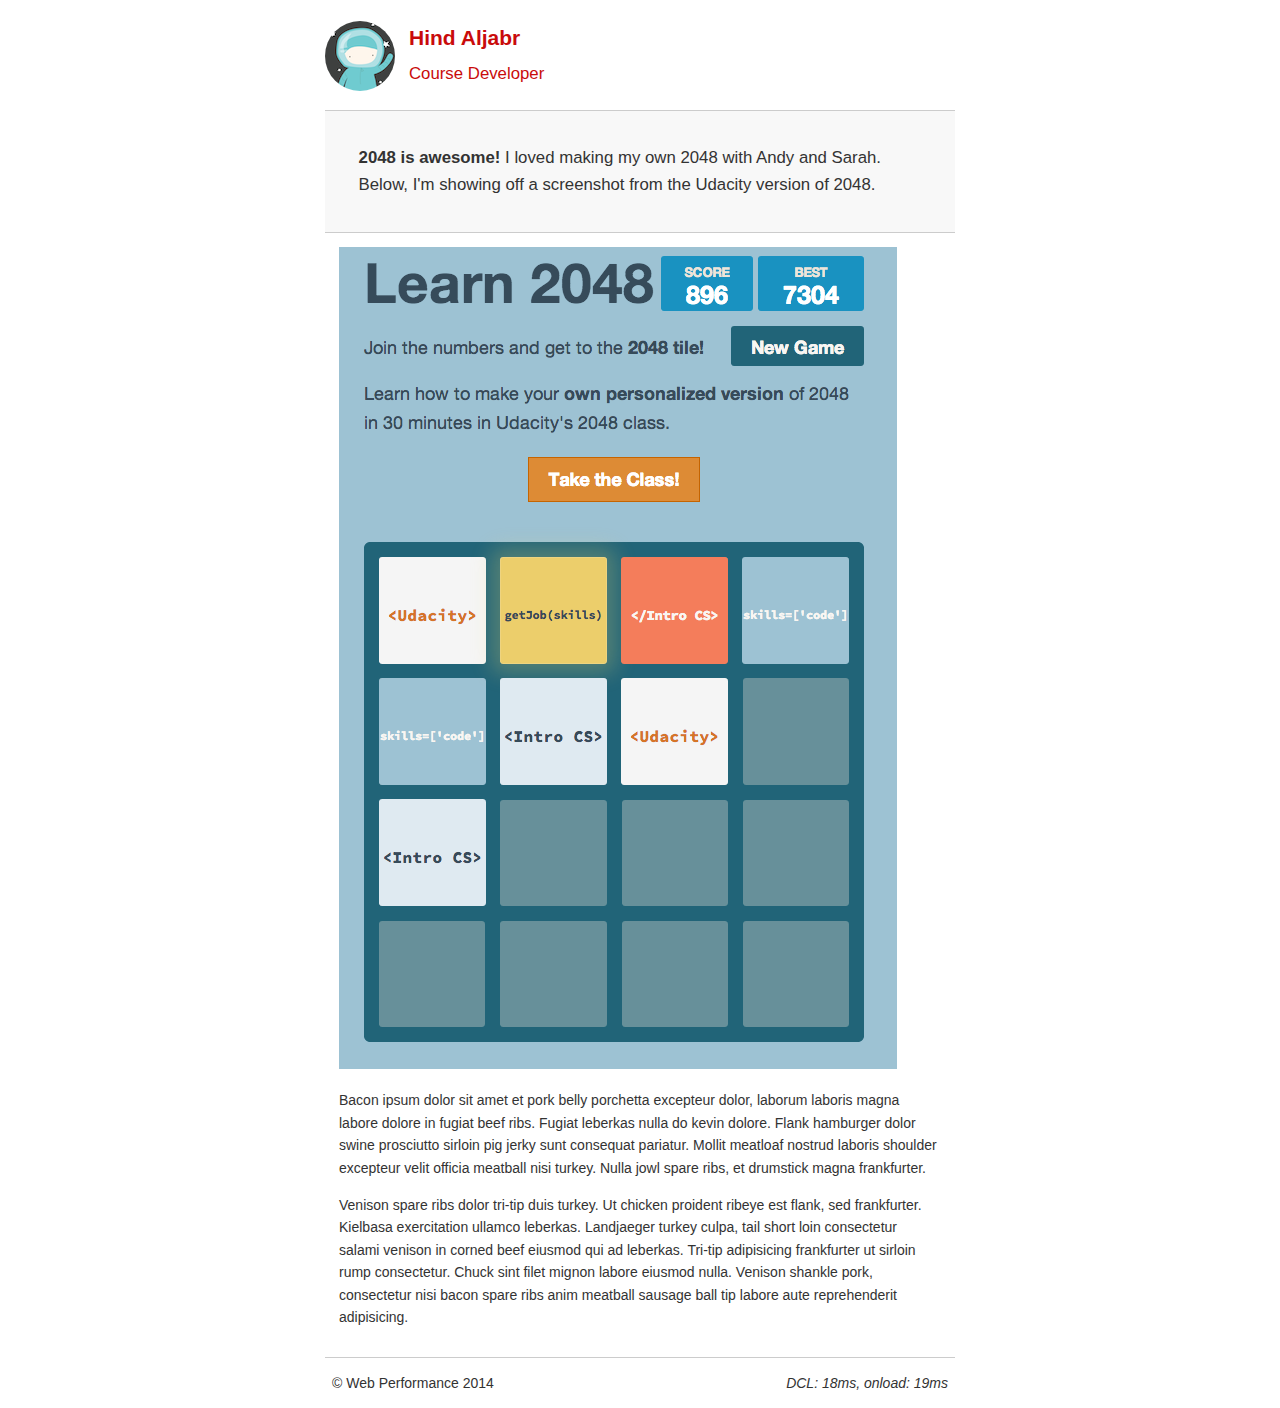
<file: project-2048.html>
<!DOCTYPE html>
<html lang="en">
  <head>
    <meta charset="utf-8">
    <meta name="viewport" content="width=device-width, initial-scale=1">
    <meta name="description" content=" FILL ME IN ">
    <meta name="author" content=" FILL ME IN ">
    <title>Hind Aljabr: Portfolio</title>

    <!-- Hmm, what is the impact of web fonts on speed? Measure it... -->
    <!-- <link href="//fonts.googleapis.com/css?family=Open+Sans:400,700" rel="stylesheet"> -->

    <link href="css/style.css" rel="stylesheet">
    <link href="css/print.css" rel="stylesheet">

    <script>
      (function(w,g){w['GoogleAnalyticsObject']=g;
      w[g]=w[g]||function(){(w[g].q=w[g].q||[]).push(arguments)};w[g].l=1*new Date();})(window,'ga');

      // Optional TODO: replace with your Google Analytics profile ID.
      ga('create', 'UA-XXXX-Y');
      ga('send', 'pageview');
    </script>
    <script src="//www.google-analytics.com/analytics.js"></script>
    <script src="js/perfmatters.js"></script>
  </head>

  <body>
    <header>
      <a href="/"><img src="img/profilepic.jpg"></a>
      <p>Hind Aljabr<br><span>Course Developer</span></p>
    </header>

    <div class="container">
      <div class="hero">
        <strong>2048 is awesome!</strong> I loved making my own 2048 with Andy and Sarah. Below, I'm showing off a screenshot from the Udacity version of 2048.
      </div>

      <div class="content">

        <img class="img-responsive" src="img/2048.png">

        <p>Bacon ipsum dolor sit amet et pork belly porchetta excepteur dolor, laborum laboris magna labore dolore in fugiat beef ribs. Fugiat leberkas nulla do kevin dolore. Flank hamburger dolor swine prosciutto sirloin pig jerky sunt consequat pariatur. Mollit meatloaf nostrud laboris shoulder excepteur velit officia meatball nisi turkey. Nulla jowl spare ribs, et drumstick magna frankfurter.</p>

        <p>Venison spare ribs dolor tri-tip duis turkey. Ut chicken proident ribeye est flank, sed frankfurter. Kielbasa exercitation ullamco leberkas. Landjaeger turkey culpa, tail short loin consectetur salami venison in corned beef eiusmod qui ad leberkas. Tri-tip adipisicing frankfurter ut sirloin rump consectetur. Chuck sint filet mignon labore eiusmod nulla. Venison shankle pork, consectetur nisi bacon spare ribs anim meatball sausage ball tip labore aute reprehenderit adipisicing.</p>

    </div>

    <footer>
      <p>&copy; Web Performance 2014 <span id="crp-stats"></span></p>
    </footer>
  </body>
</html>
</file>
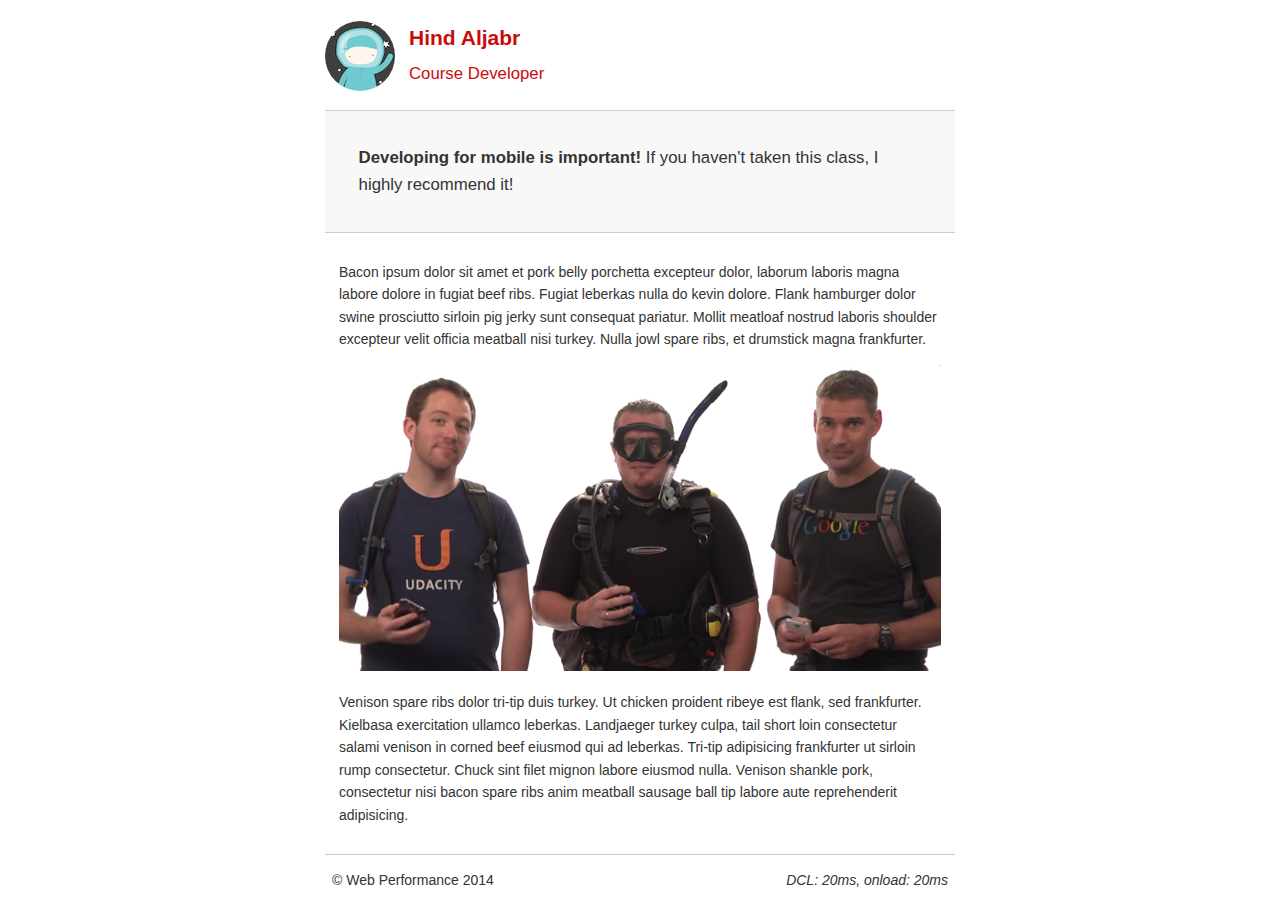
<file: project-mobile.html>
<!DOCTYPE html>
<html lang="en">
  <head>
    <meta charset="utf-8">
    <meta name="viewport" content="width=device-width, initial-scale=1">
    <meta name="description" content=" FILL ME IN ">
    <meta name="author" content=" FILL ME IN ">
    <title>Hind Aljabr: Portfolio</title>

    <!-- Hmm, what is the impact of web fonts on speed? Measure it... -->
    <!-- <link href="//fonts.googleapis.com/css?family=Open+Sans:400,700" rel="stylesheet"> -->

    <link href="css/style.css" rel="stylesheet">
    <link href="css/print.css" rel="stylesheet">

    <script>
      (function(w,g){w['GoogleAnalyticsObject']=g;
      w[g]=w[g]||function(){(w[g].q=w[g].q||[]).push(arguments)};w[g].l=1*new Date();})(window,'ga');

      // Optional TODO: replace with your Google Analytics profile ID.
      ga('create', 'UA-XXXX-Y');
      ga('send', 'pageview');
    </script>
    <script src="http://www.google-analytics.com/analytics.js"></script>
    <script async src="js/perfmatters.js"></script>
  </head>

  <body>
    <header>
      <a href="/"><img src="img/profilepic.jpg"></a>
      <p>Hind Aljabr<br><span>Course Developer</span></p>
    </header>

    <div class="container">
      <div class="hero">
        <strong>Developing for mobile is important!</strong> If you haven't taken this class, I highly recommend it!
      </div>

      <div class="content">

        <p>Bacon ipsum dolor sit amet et pork belly porchetta excepteur dolor, laborum laboris magna labore dolore in fugiat beef ribs. Fugiat leberkas nulla do kevin dolore. Flank hamburger dolor swine prosciutto sirloin pig jerky sunt consequat pariatur. Mollit meatloaf nostrud laboris shoulder excepteur velit officia meatball nisi turkey. Nulla jowl spare ribs, et drumstick magna frankfurter.</p>

        <img src="img/mobilewebdev.jpg">

        <p>Venison spare ribs dolor tri-tip duis turkey. Ut chicken proident ribeye est flank, sed frankfurter. Kielbasa exercitation ullamco leberkas. Landjaeger turkey culpa, tail short loin consectetur salami venison in corned beef eiusmod qui ad leberkas. Tri-tip adipisicing frankfurter ut sirloin rump consectetur. Chuck sint filet mignon labore eiusmod nulla. Venison shankle pork, consectetur nisi bacon spare ribs anim meatball sausage ball tip labore aute reprehenderit adipisicing.</p>

    </div>

    <footer>
      <p>&copy; Web Performance 2014 <span id="crp-stats"></span></p>
    </footer>
  </body>
</html>
</file>
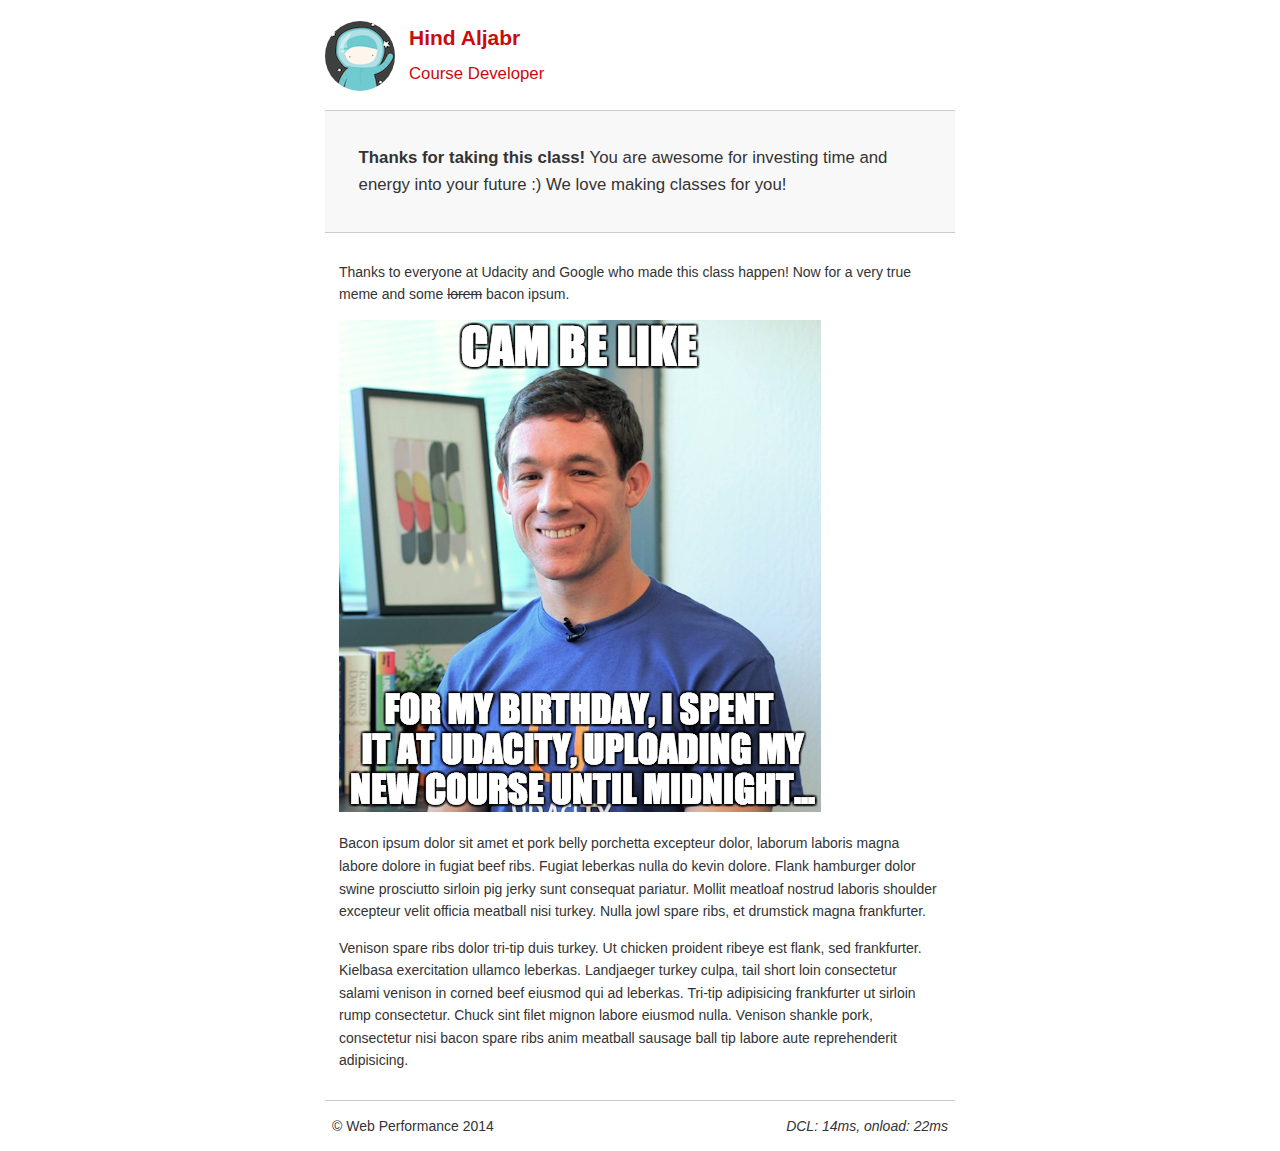
<file: project-webperf.html>
<!DOCTYPE html>
<html lang="en">
  <head>
    <meta charset="utf-8">
    <meta name="viewport" content="width=device-width, initial-scale=1">
    <meta name="description" content=" FILL ME IN ">
    <meta name="author" content=" FILL ME IN ">
    <title>Hind Aljabr: Portfolio</title>

    <!-- Hmm, what is the impact of web fonts on speed? Measure it... -->
    <!-- <link href="//fonts.googleapis.com/css?family=Open+Sans:400,700" rel="stylesheet"> -->

    <link href="css/style.css" rel="stylesheet">
    <link href="css/print.css" rel="stylesheet">

    <script>
      (function(w,g){w['GoogleAnalyticsObject']=g;
      w[g]=w[g]||function(){(w[g].q=w[g].q||[]).push(arguments)};w[g].l=1*new Date();})(window,'ga');

      // Optional TODO: replace with your Google Analytics profile ID.
      ga('create', 'UA-XXXX-Y');
      ga('send', 'pageview');
    </script>
    <script src="http://www.google-analytics.com/analytics.js"></script>
    <script async src="js/perfmatters.js"></script>
  </head>

  <body>
    <header>
      <a href="/"><img src="img/profilepic.jpg"></a>
      <p>Hind Aljabr<br><span>Course Developer</span></p>
    </header>

    <div class="container">
      <div class="hero">
        <strong>Thanks for taking this class!</strong> You are awesome for investing time and energy into your future :) We love making classes for you!
      </div>

      <div class="content">

        <p>Thanks to everyone at Udacity and Google who made this class happen! Now for a very true meme and some <strike>lorem</strike> bacon ipsum.</p>

        <img src="img/cam_be_like.jpg">

        <p>Bacon ipsum dolor sit amet et pork belly porchetta excepteur dolor, laborum laboris magna labore dolore in fugiat beef ribs. Fugiat leberkas nulla do kevin dolore. Flank hamburger dolor swine prosciutto sirloin pig jerky sunt consequat pariatur. Mollit meatloaf nostrud laboris shoulder excepteur velit officia meatball nisi turkey. Nulla jowl spare ribs, et drumstick magna frankfurter.</p>

        <p>Venison spare ribs dolor tri-tip duis turkey. Ut chicken proident ribeye est flank, sed frankfurter. Kielbasa exercitation ullamco leberkas. Landjaeger turkey culpa, tail short loin consectetur salami venison in corned beef eiusmod qui ad leberkas. Tri-tip adipisicing frankfurter ut sirloin rump consectetur. Chuck sint filet mignon labore eiusmod nulla. Venison shankle pork, consectetur nisi bacon spare ribs anim meatball sausage ball tip labore aute reprehenderit adipisicing.</p>

    </div>

    <footer>
      <p>&copy; Web Performance 2014 <span id="crp-stats"></span></p>
    </footer>
  </body>
</html>
</file>
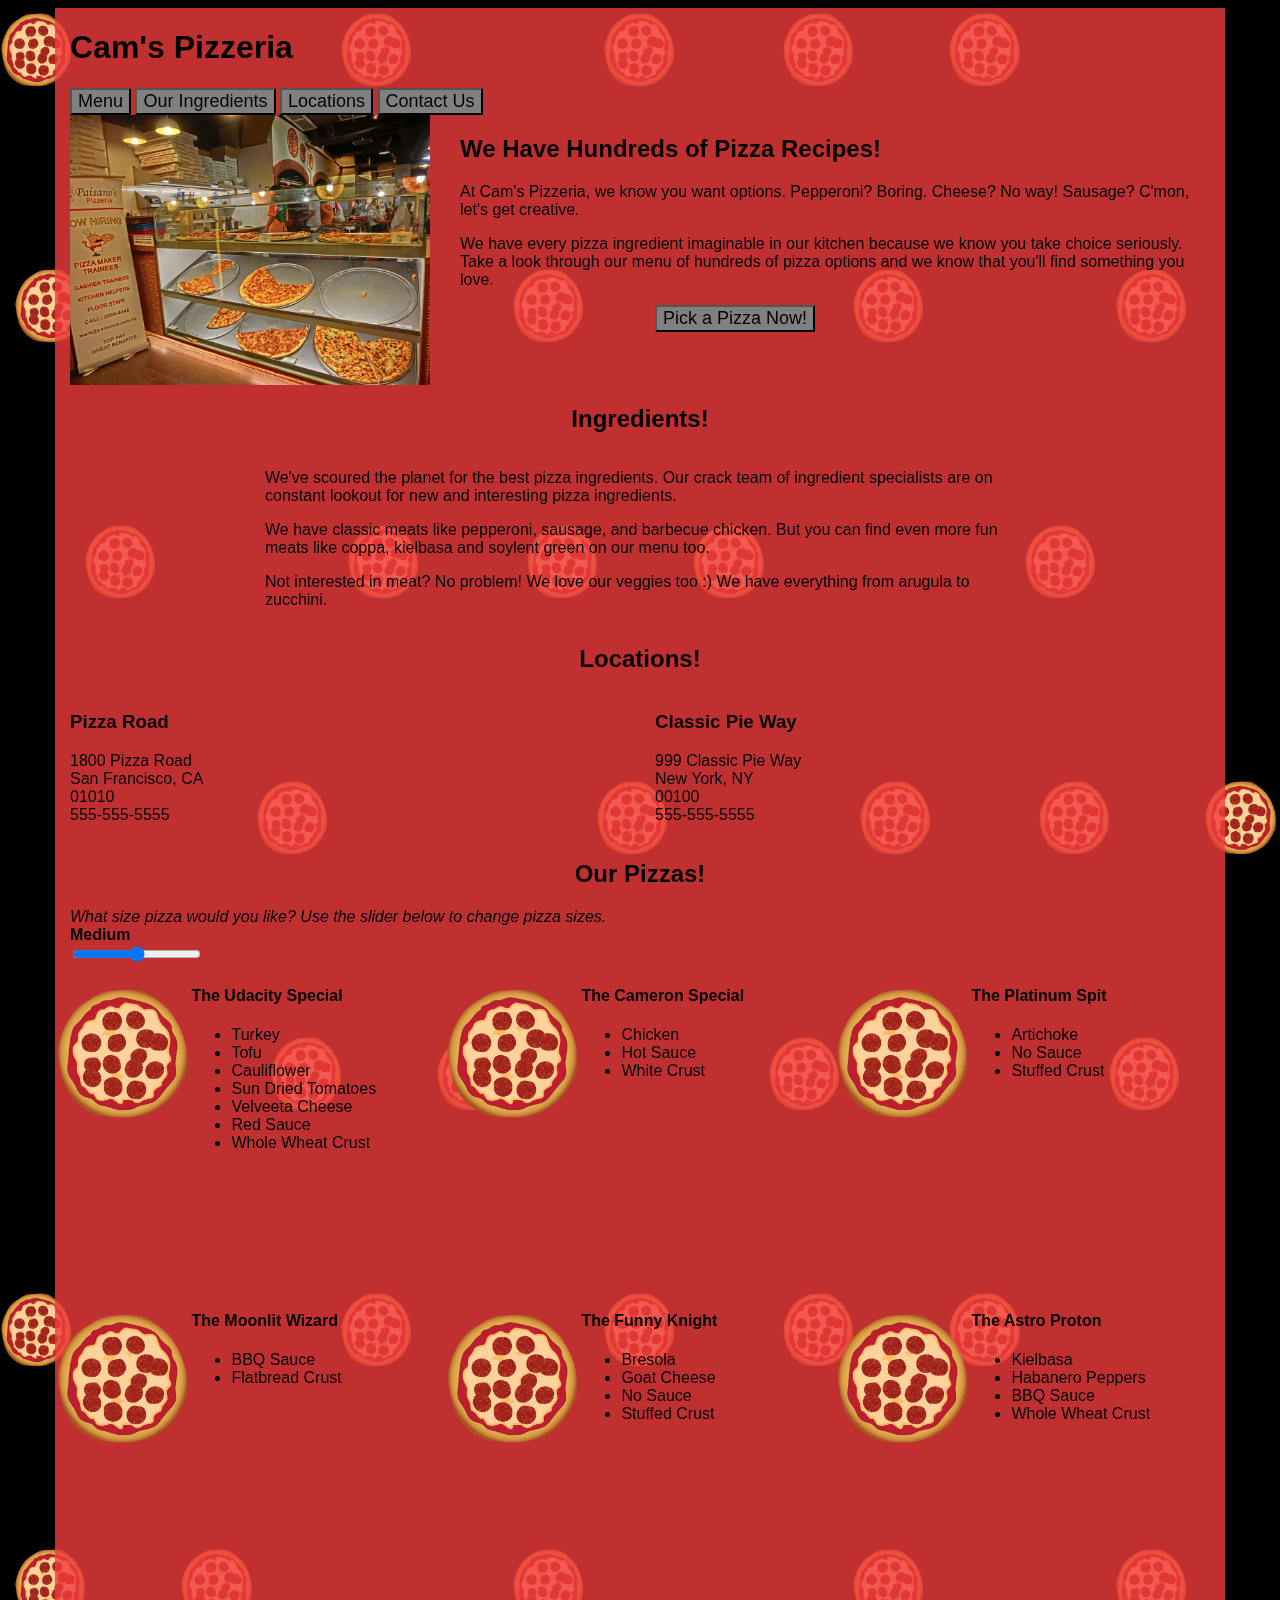
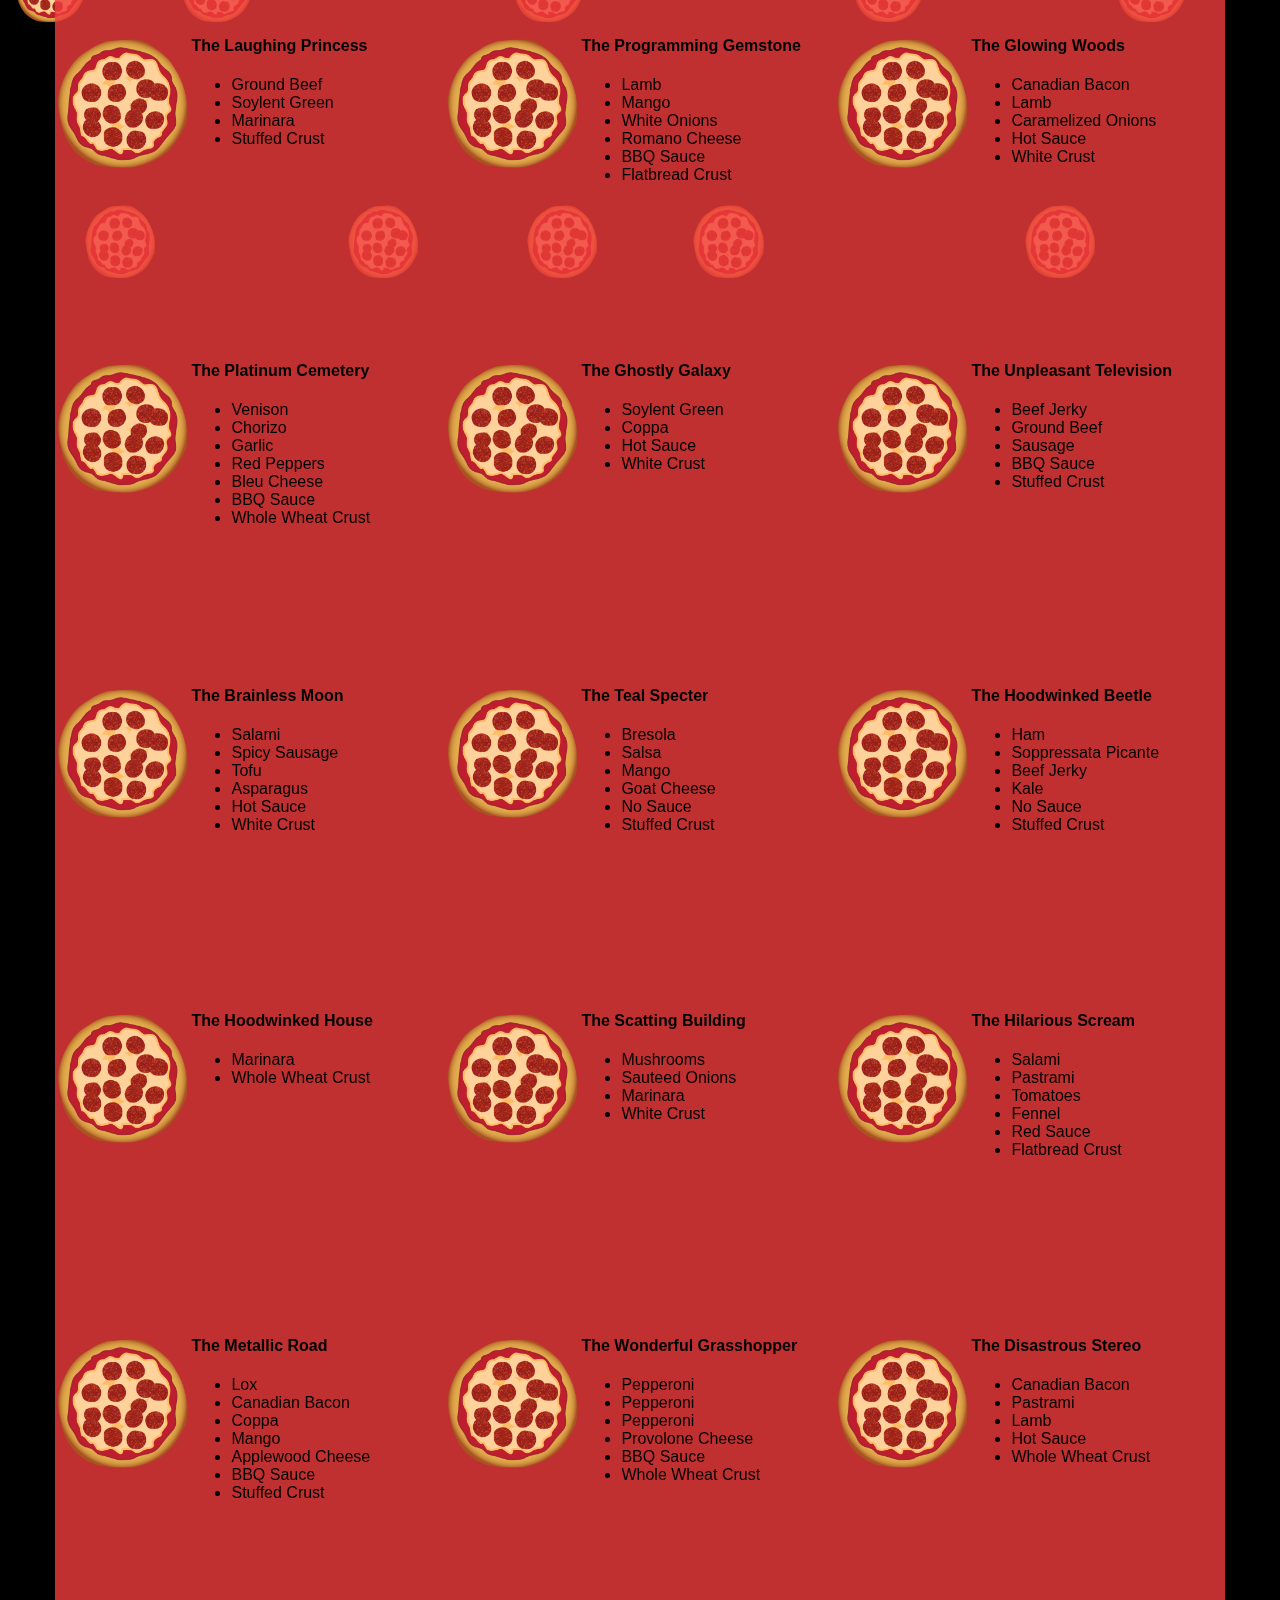
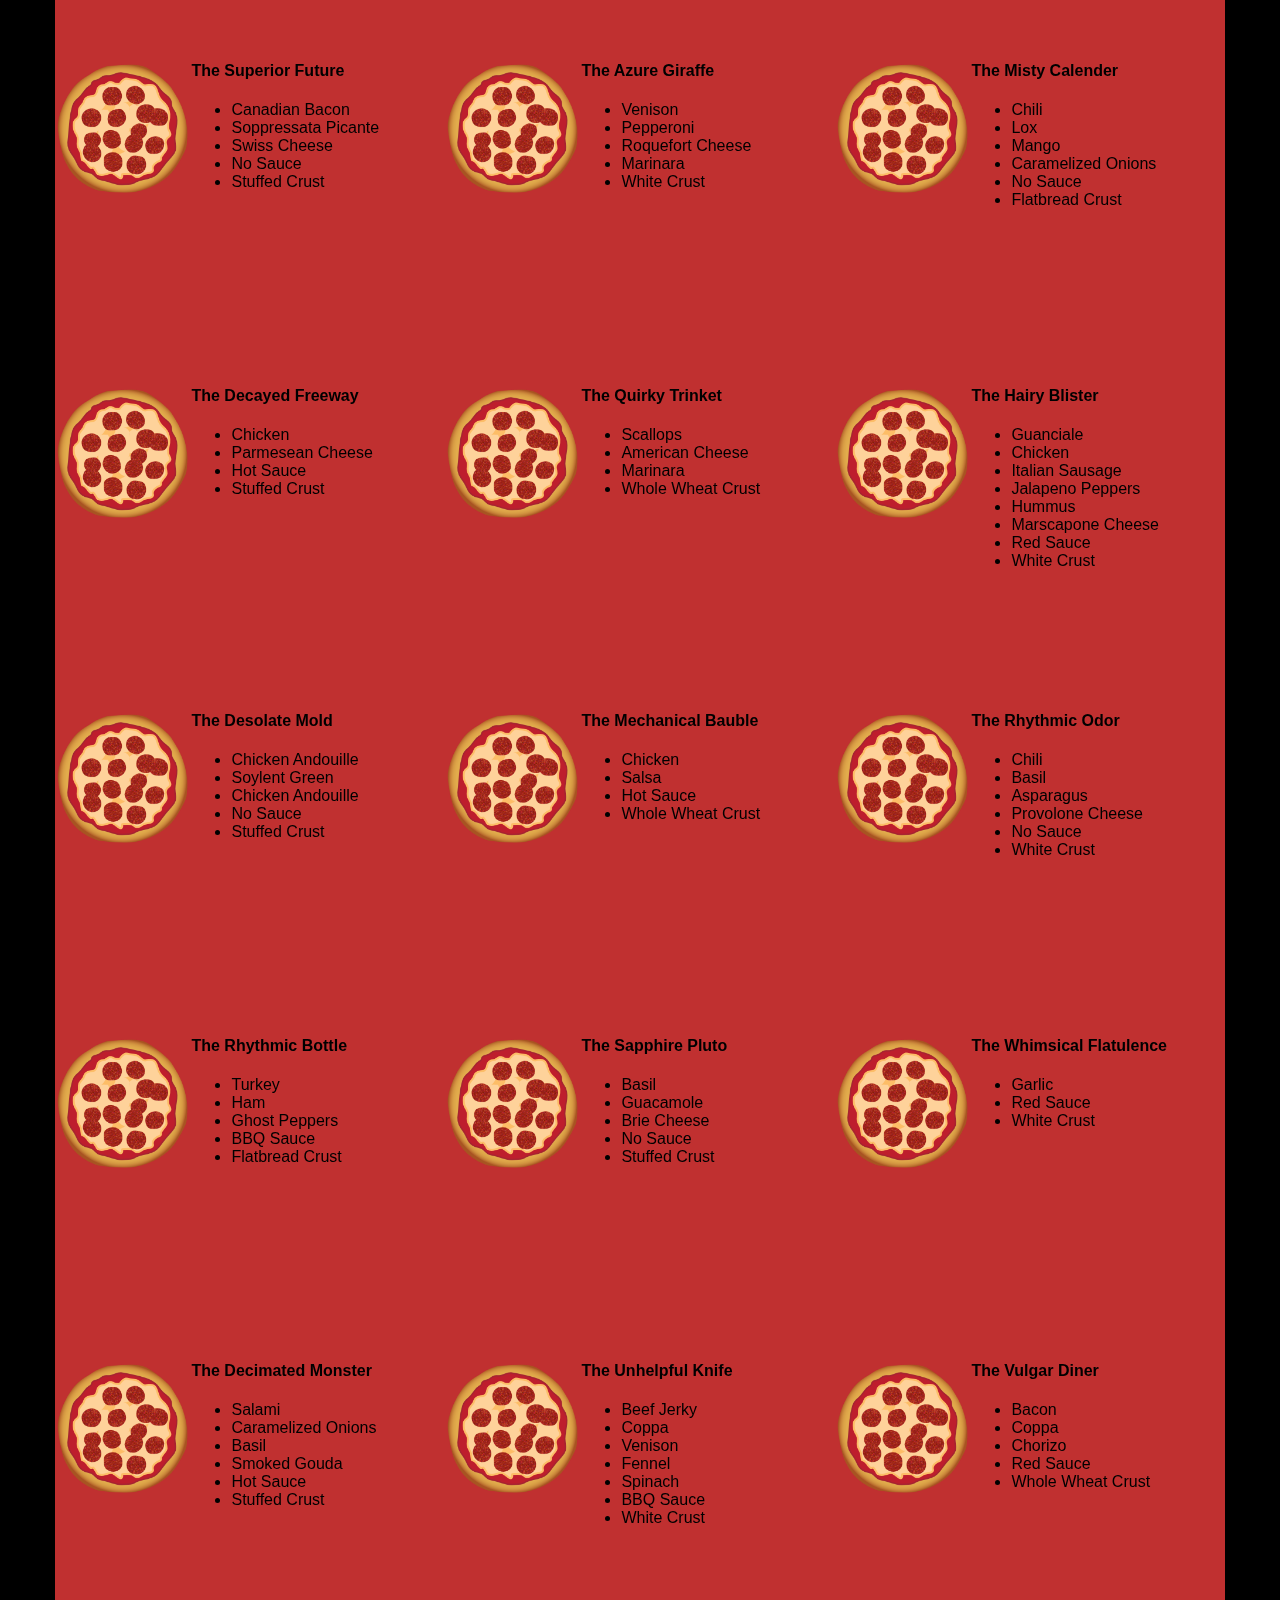
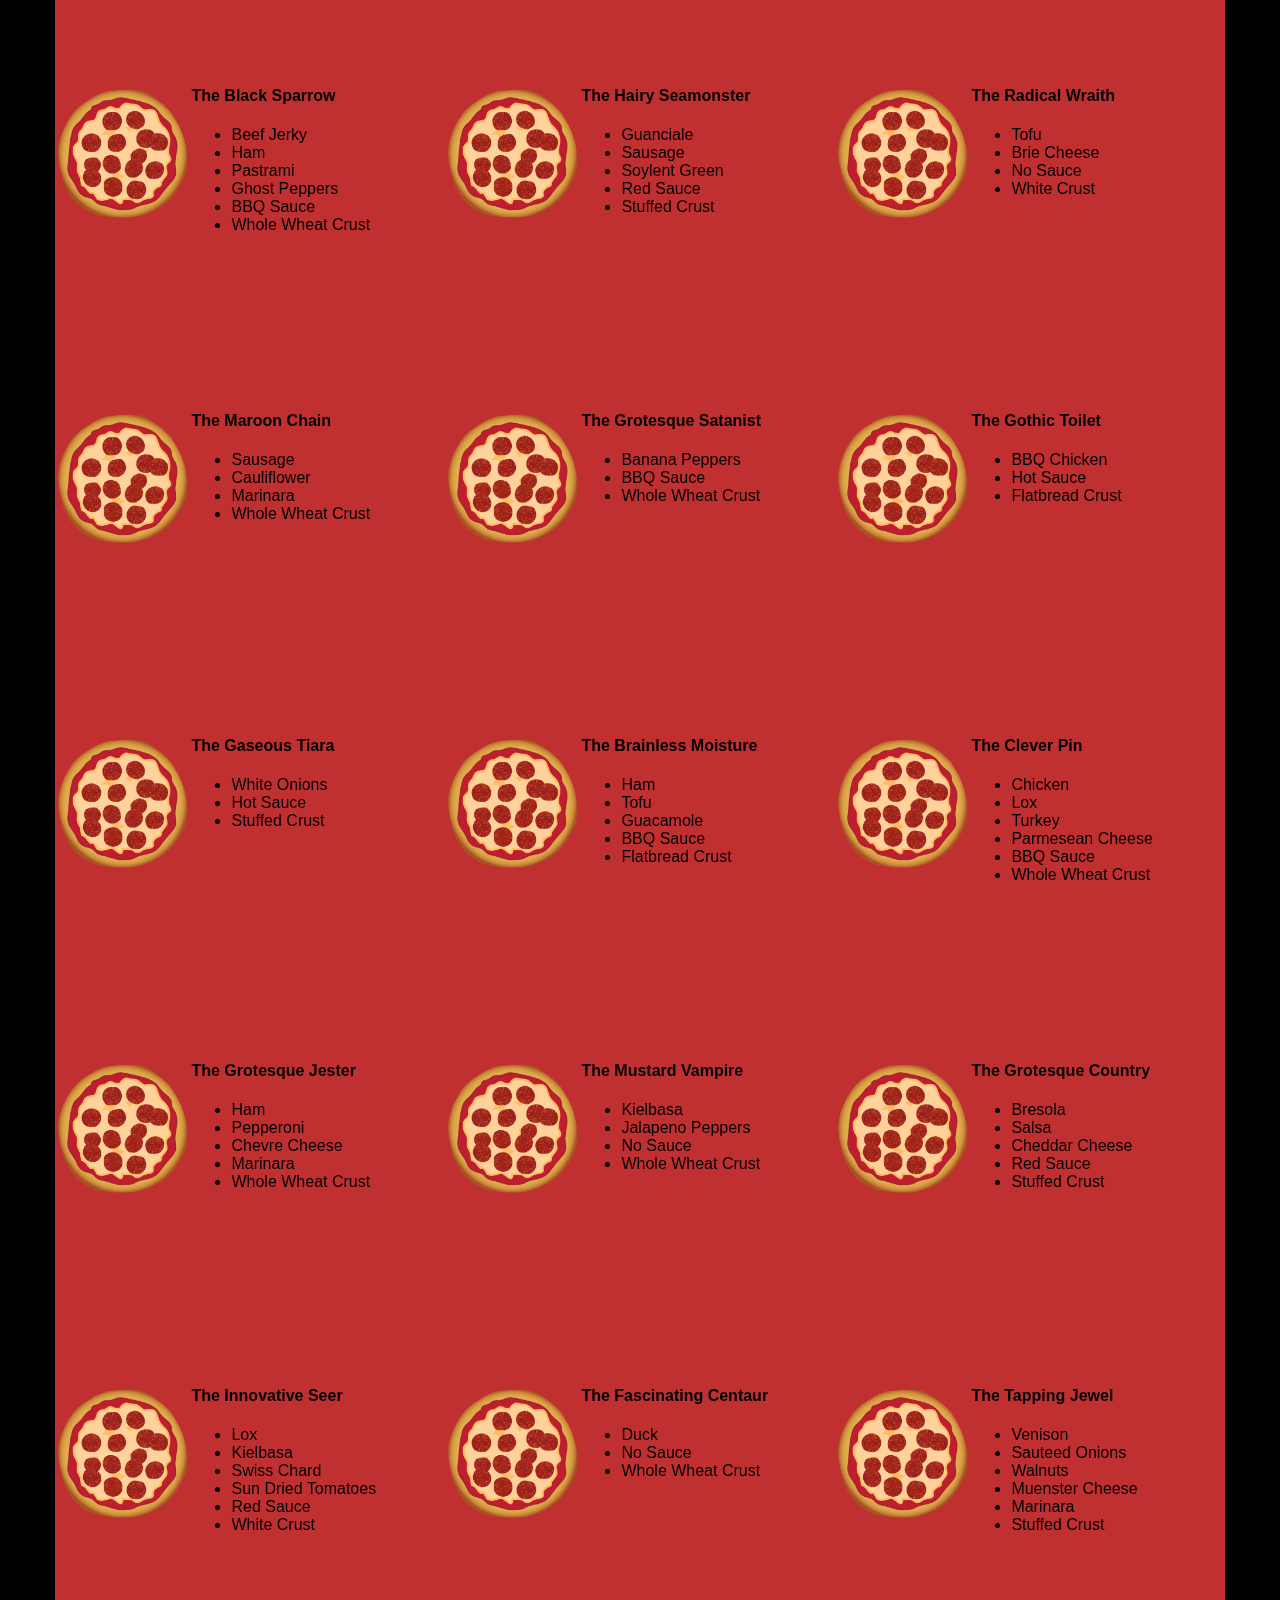
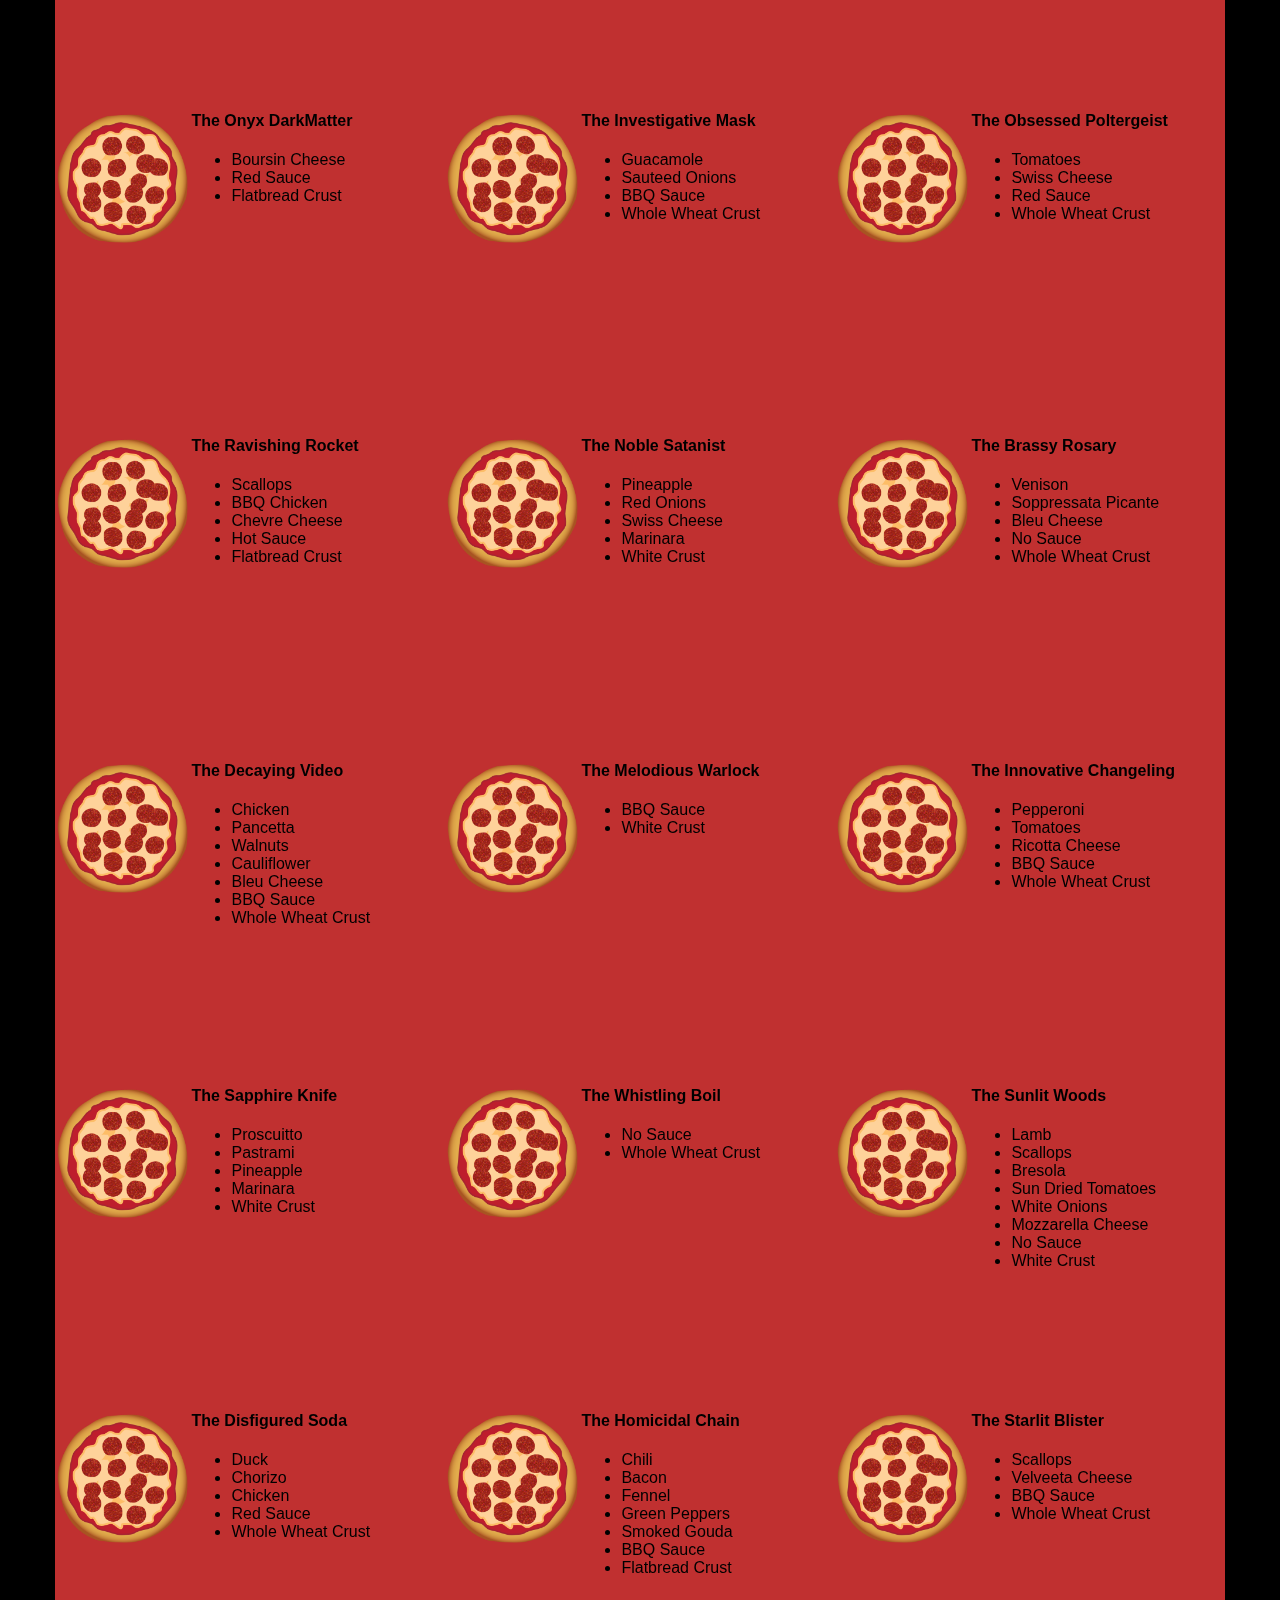
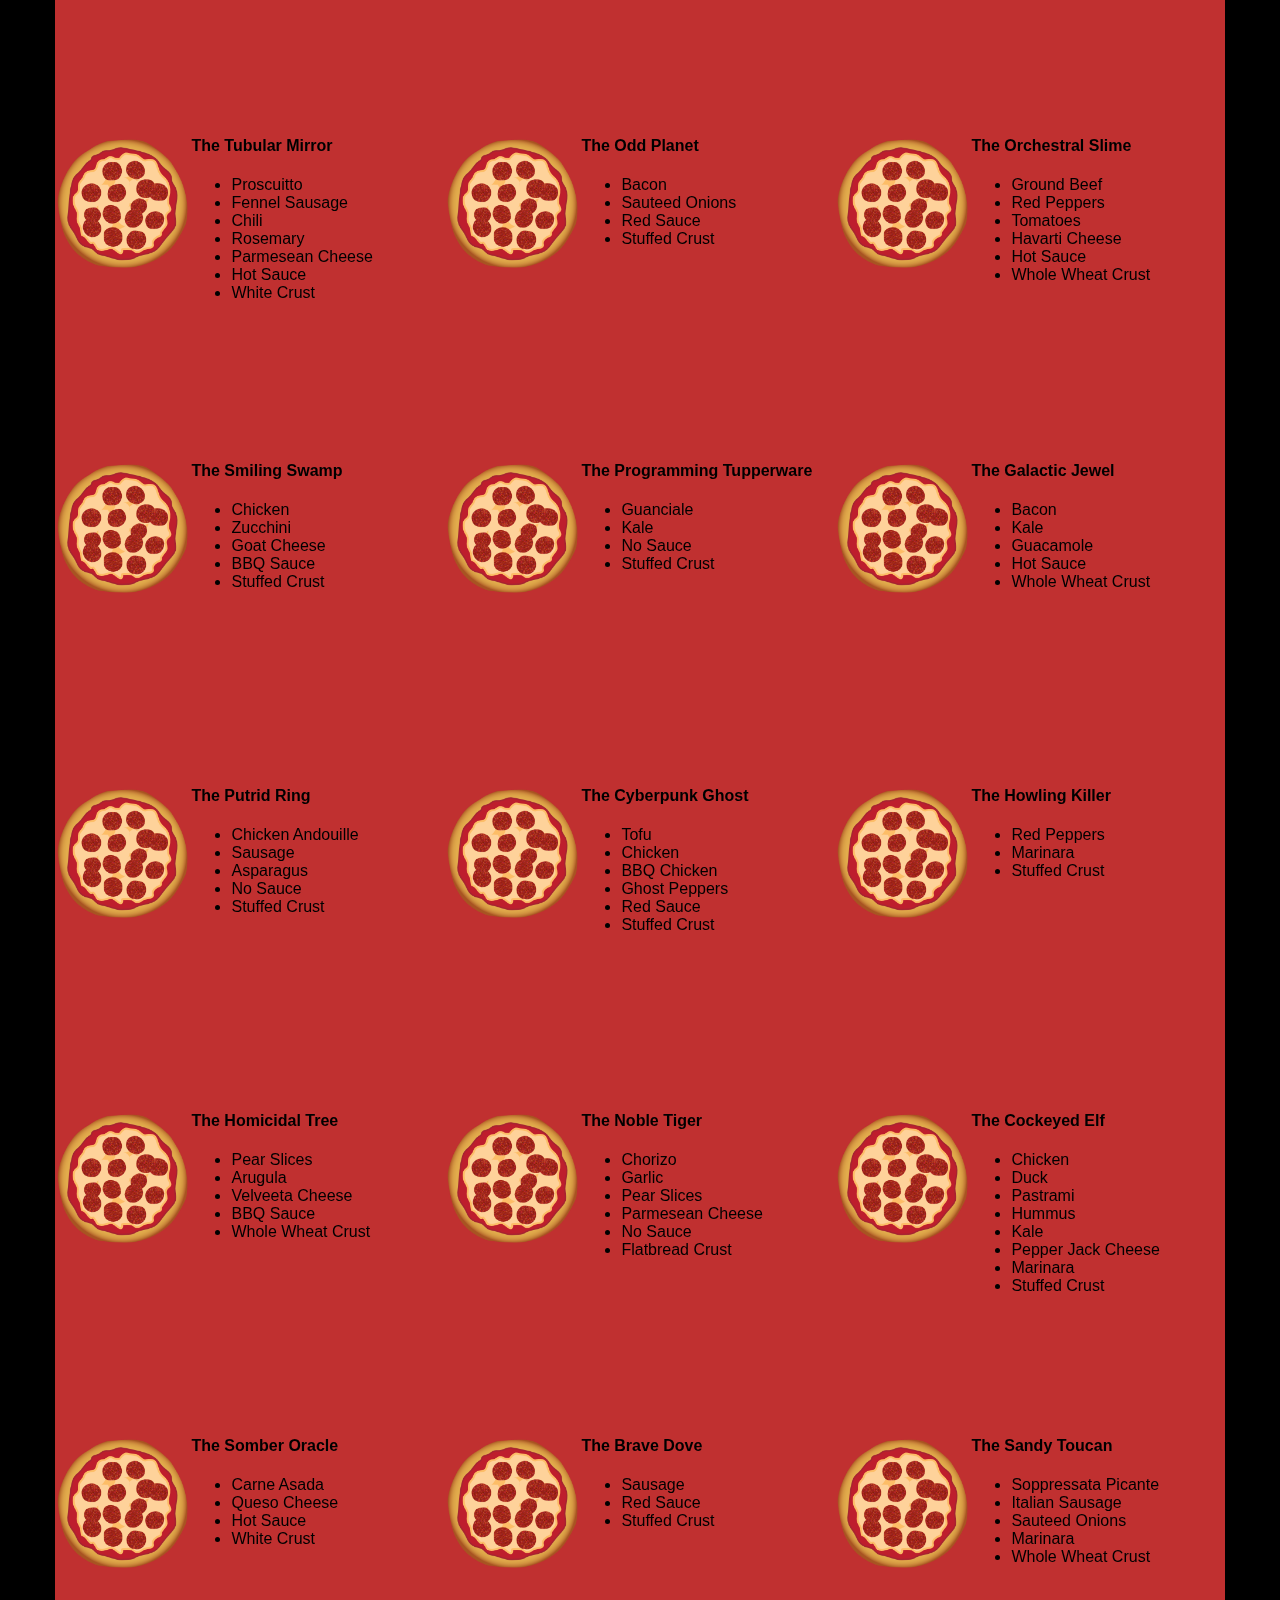
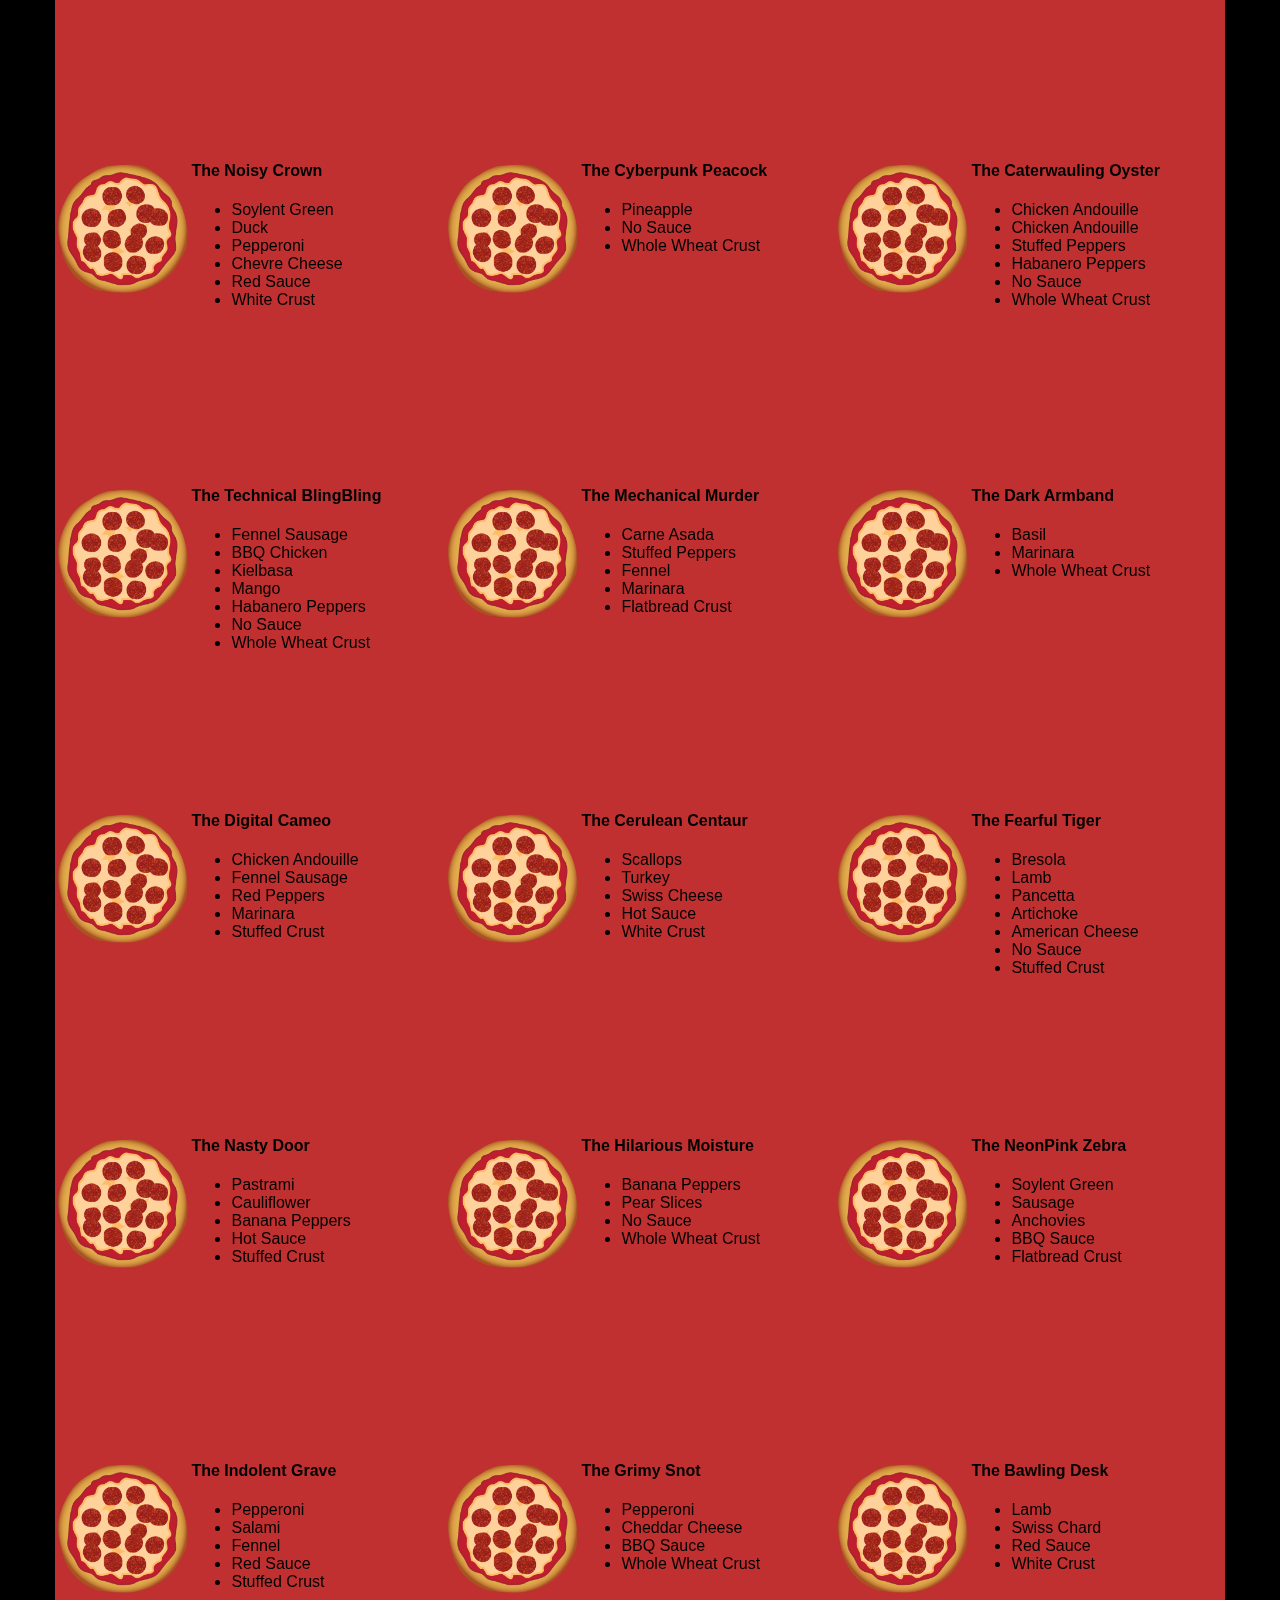
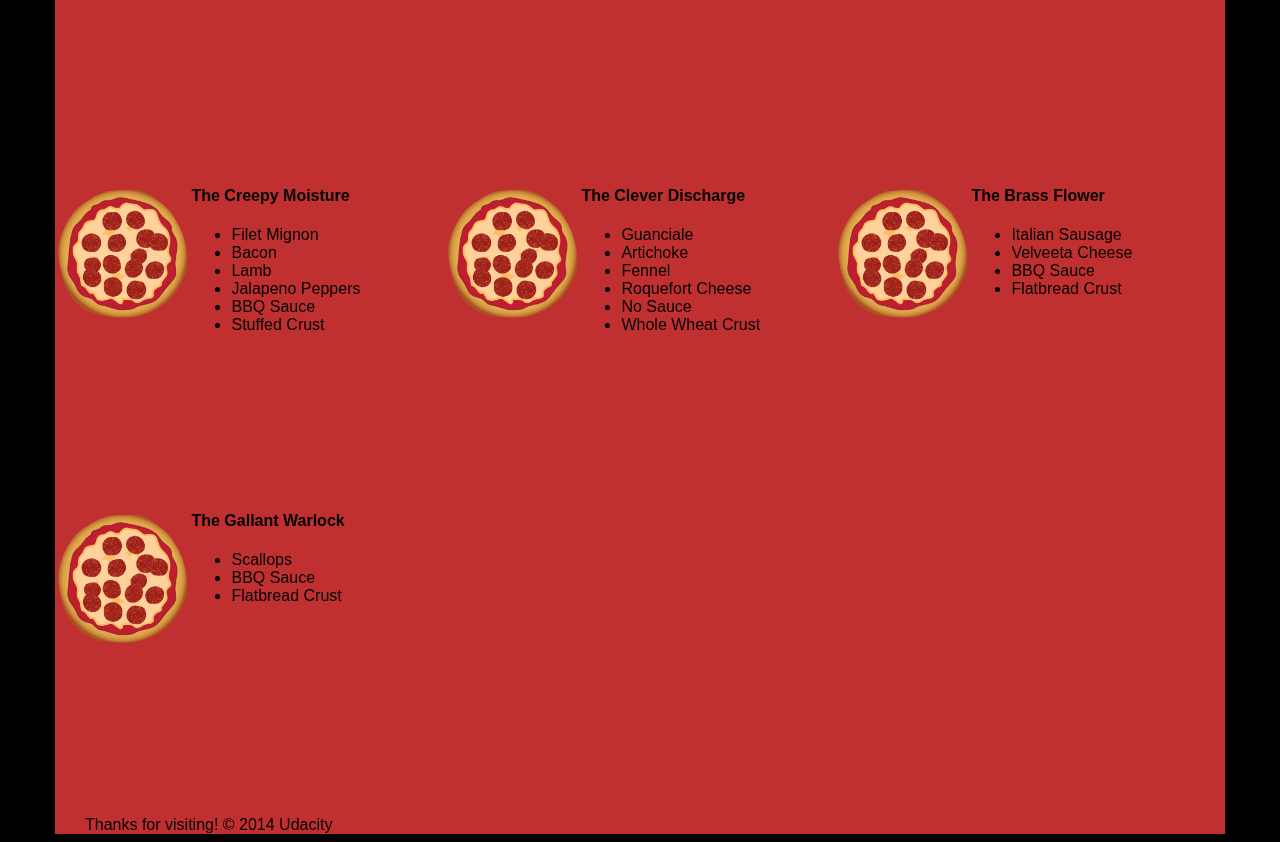
<file: views/pizza.html>
<!DOCTYPE HTML>
<html>
<head>
  <link rel="stylesheet" href="css/style.css">
  <link rel="stylesheet" href="css/bootstrap-grid.css">
</head>

<body>
  <div class="container">
    <div id="header" class="row">
      <div class="col-md-6">
        <div class="row">
          <div class="col-md-12">
            <h1>Cam's Pizzeria</h1>
            <div class="row">
              <div id="menu" class="col-md-12">
                <form action="#randomPizzas">
                  <input type="submit" value="Menu">
                </form>
                <form action="#ingredients">
                  <input type="submit" value="Our Ingredients">
                </form>
                <form action="#locations">
                  <input type="submit" value="Locations">
                </form>
                <form action="#" onsubmit="alert('Thanks for clicking! This button doesn\'t do anything because this is a fake pizzeria :\)')">
                  <input type="submit" value="Contact Us">
                </form>
              </div>
            </div>
          </div>
        </div>
      </div>
      <div id="movingPizzas1" class="col-md-6">
      </div>
    </div>
    <div id="callToAction" class="row">
      <div class="col-md-4">
        <img src="images/pizzeria.jpg" class="img-responsive"> <!-- Image credit to: http://commons.wikimedia.org/wiki/File:HK_TST_night_%E5%98%89%E8%98%AD%E9%81%93_Granville_Road_restaurant_Paisano's_Pizzeria_pizza_Dec-2013.JPG -->
      </div>
      <div class="col-md-8">
        <div class="row">
          <div class="col-md-12">
            <h2>We Have Hundreds of Pizza Recipes!</h2>
            <p>At Cam's Pizzeria, we know you want options. Pepperoni? Boring. Cheese? No way! Sausage? C'mon, let's get creative.</p>

            <p>We have every pizza ingredient imaginable in our kitchen because we know you take choice seriously. Take a look through our menu of hundreds of pizza options and we know that you'll find something you love.</p>
          </div>
        </div>
        <div class="row">
          <div class="col-md-6 col-md-push-3">
            <form action="#randomPizzas">
              <input type="submit" value="Pick a Pizza Now!">
            </form>
          </div>
        </div>
      </div>
    </div>
    <div id="ingredients" class="row">
      <div class="col-md-8 col-md-push-2">
        <div class="row">
          <div class="col-md-12 centered">
            <h2>Ingredients!</h2>
          </div>
        </div>
        <div class="row">
          <div class="col-md-12">
            <p>We've scoured the planet for the best pizza ingredients. Our crack team of ingredient specialists are on constant lookout for new and interesting pizza ingredients.</p>

            <p>We have classic meats like pepperoni, sausage, and barbecue chicken. But you can find even more fun meats like coppa, kielbasa and soylent green on our menu too.</p>

            <p>Not interested in meat? No problem! We love our veggies too :) We have everything from arugula to zucchini.</p>
          </div>
        </div>
      </div>
    </div>
    <div id="locations" class="row">
      <div class="col-md-12">
        <h2 style="text-align: center">Locations!</h2>
        <div class="row">
          <div class="col-md-6">
            <h3>Pizza Road</h3>
            <p>1800 Pizza Road<br>San Francisco, CA<br>01010<br>555-555-5555</p>
          </div>
          <div class="col-md-6">
            <h3>Classic Pie Way</h3>
            <p>999 Classic Pie Way<br>New York, NY<br>00100<br>555-555-5555</p>
          </div>
        </div>
      </div>
    </div>
    <div id="pizzaGenerator" class="row">
      <div class="col-md-12">
        <h2 style="text-align: center">Our Pizzas!</h2>
        <div class="row">
          <div class="col-md-12">
            <em>What size pizza would you like? Use the slider below to change pizza sizes.</em>
          </div>
          <div id="pizzaSize" class="col-md-6">Medium</div>
          <div class="col-md-12">
            <input id="sizeSlider" type="range" min="1" max="3" value="2" step="1" onchange="resizePizzas(this.value)"></input>
          </div>
        </div>
        <div id="randomPizzas" class="row">
          <div id="pizza0" class="randomPizzaContainer" style="width:33.33%; height: 325px;">
            <div style="width:35%">
              <img src="images/pizza.png" class="img-responsive">
            </div>
            <div style="width:65%">
              <h4>The Udacity Special</h4>
              <ul>
                <li>Turkey</li>
                <li>Tofu</li>
                <li>Cauliflower</li>
                <li>Sun Dried Tomatoes</li>
                <li>Velveeta Cheese</li>
                <li>Red Sauce</li>
                <li>Whole Wheat Crust</li>
              </ul>
            </div>
          </div>
          <div id="pizza1" class="randomPizzaContainer" style="width:33.33%; height: 325px;">
            <div style="width:35%">
              <img src="images/pizza.png" class="img-responsive">
            </div>
            <div style="width:65%">
              <h4>The Cameron Special</h4>
              <ul>
                <li>Chicken</li>
                <li>Hot Sauce</li>
                <li>White Crust</li>
              </ul>
            </div>
          </div>
        </div>
      </div>
    </div>
    <div id="footer" class="col-md-12">Thanks for visiting! &copy; 2014 Udacity</div>
  </div>
  <script type="text/javascript" src="js/main.js"></script>
</body>

</html>
</html>
</file>
<file: css/style.css>
html {
  font-size: 100%;
  overflow-y: scroll;
  -webkit-tap-highlight-color: rgba(0,0,0,0);
  -ms-text-size-adjust: 100%;
  -webkit-text-size-adjust: none;
}
body { margin: 0; font-size: 14px; line-height: 1.61; font-weight: 400; }
body, button, input, select, textarea { font-family: 'Open Sans', sans-serif; color: #333; }

a { color: #12C; }
a:visited { color: #61C; }
a:focus { outline: thin dotted; }
a:hover, a:active { color: #c00; outline: 0; }

b, strong { font-weight: bold; }
pre, code { font-family: monospace, monospace; font-size: 1em; }
ul, ol { margin: 1em 0; padding: 0 0 0 20px; }
img { border: 0; max-width: 100%; }

body { background: #fff; }
header, footer, .container { max-width: 45em; margin: 0 auto; }

header { padding: 0 0.5em; color: #C90B0B; }
header img { border-radius: 40px; float: left; }
header p { font-size:1.5em; font-weight: bold; padding-left: 4em;}
header p span { font-size: 0.8em; font-weight: normal;}

.hero { padding: 2em; background-color: #f8f8f8; font-size:1.2em;
  border-bottom: 1px solid #ccc;
  border-top: 1px solid #ccc;
}

.content { padding: 1em 1em; }
.content li { list-style-type: none; font-size: 1.1em;}
li img { float:left; padding-right: 1em; }
li p { font-size: 0.9em; font-style: italic; }

footer {
  padding: 0 0.5em;
  border-top: 1px solid #ccc;
}
footer span { float: right; font-style: italic; }

/* Smartphones (portrait) */
@media only screen and (max-width: 480px) {
  body { font-size: 12px;}
  header p { padding-left: 4.5em;}
}
</file>
<file: css/print.css>
@media print {
  * { background: transparent !important; color: black !important; text-shadow: none !important; filter:none !important; -ms-filter: none !important; }
  a, a:visited { color: #444 !important; text-decoration: underline; }
  a[href]:after { content: " (" attr(href) ")"; }
  tr, img { page-break-inside: avoid; }
  img { max-width: 100% !important; }
  @page { margin: 0.5cm; }
  p, h2, h3 { orphans: 3; widows: 3; }
  h2, h3{ page-break-after: avoid; }
}
</file>
<file: views/css/style.css>
/** {
  outline: 1px solid red !important;
}*/
* {
  -webkit-box-sizing: border-box;
  -moz-box-sizing: border-box;
  -box-sizing: border-box;
}

body {
  font-family: "Trebuchet MS", Helvetica, sans-serif;
  background: black;
}

input {
  background: grey;
  font-size: 18px;
}

form {
  display: inline-block;
}

.centered {
  text-align: center;
}

#pizzaSize {
  font-weight: 800;
}

.mover {
  position: fixed;
  width: 256px;
  z-index: -1;
}

.randomPizzaContainer {
  float: left;
  display: flex;
}

.randomPizzaContainer:after {
  content: "";
  display: table;
  clear:both;
}

 .container {
  background-color: rgba(240, 60, 60, 0.8);
}
</file>
